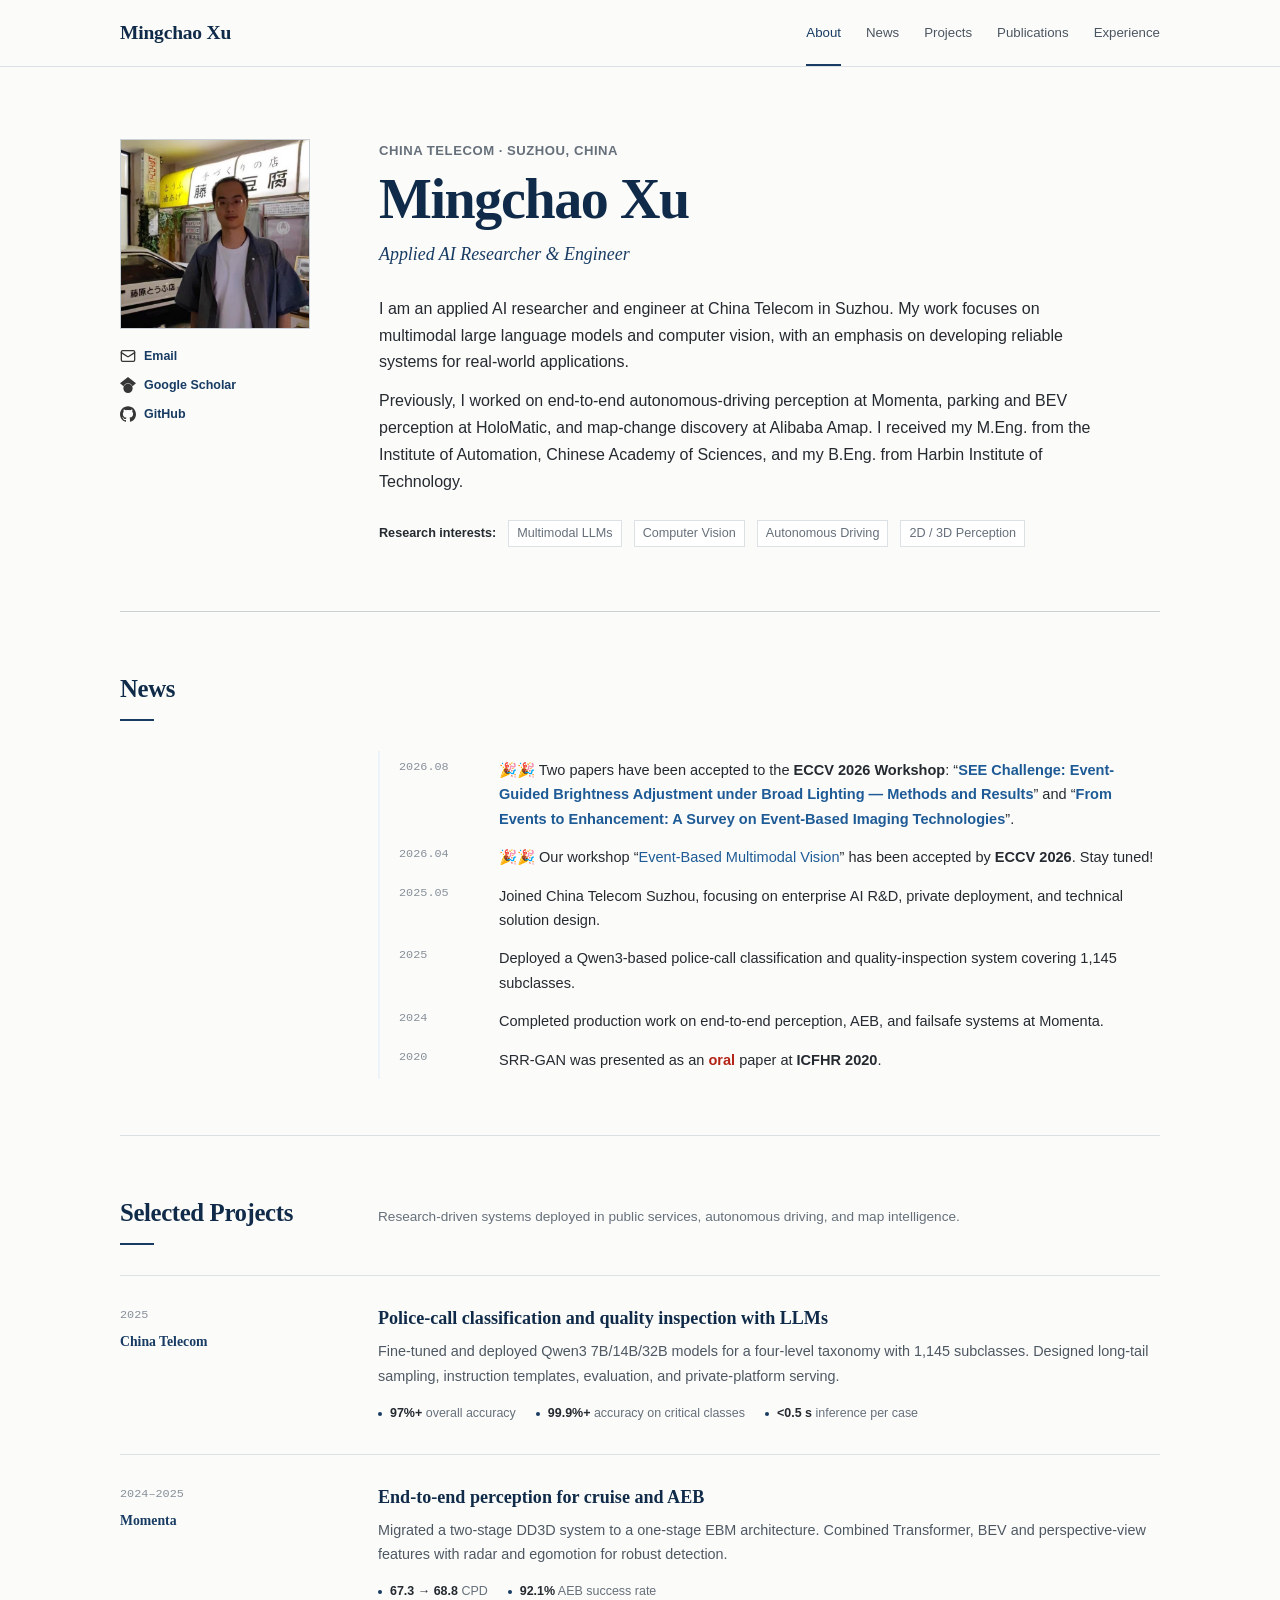
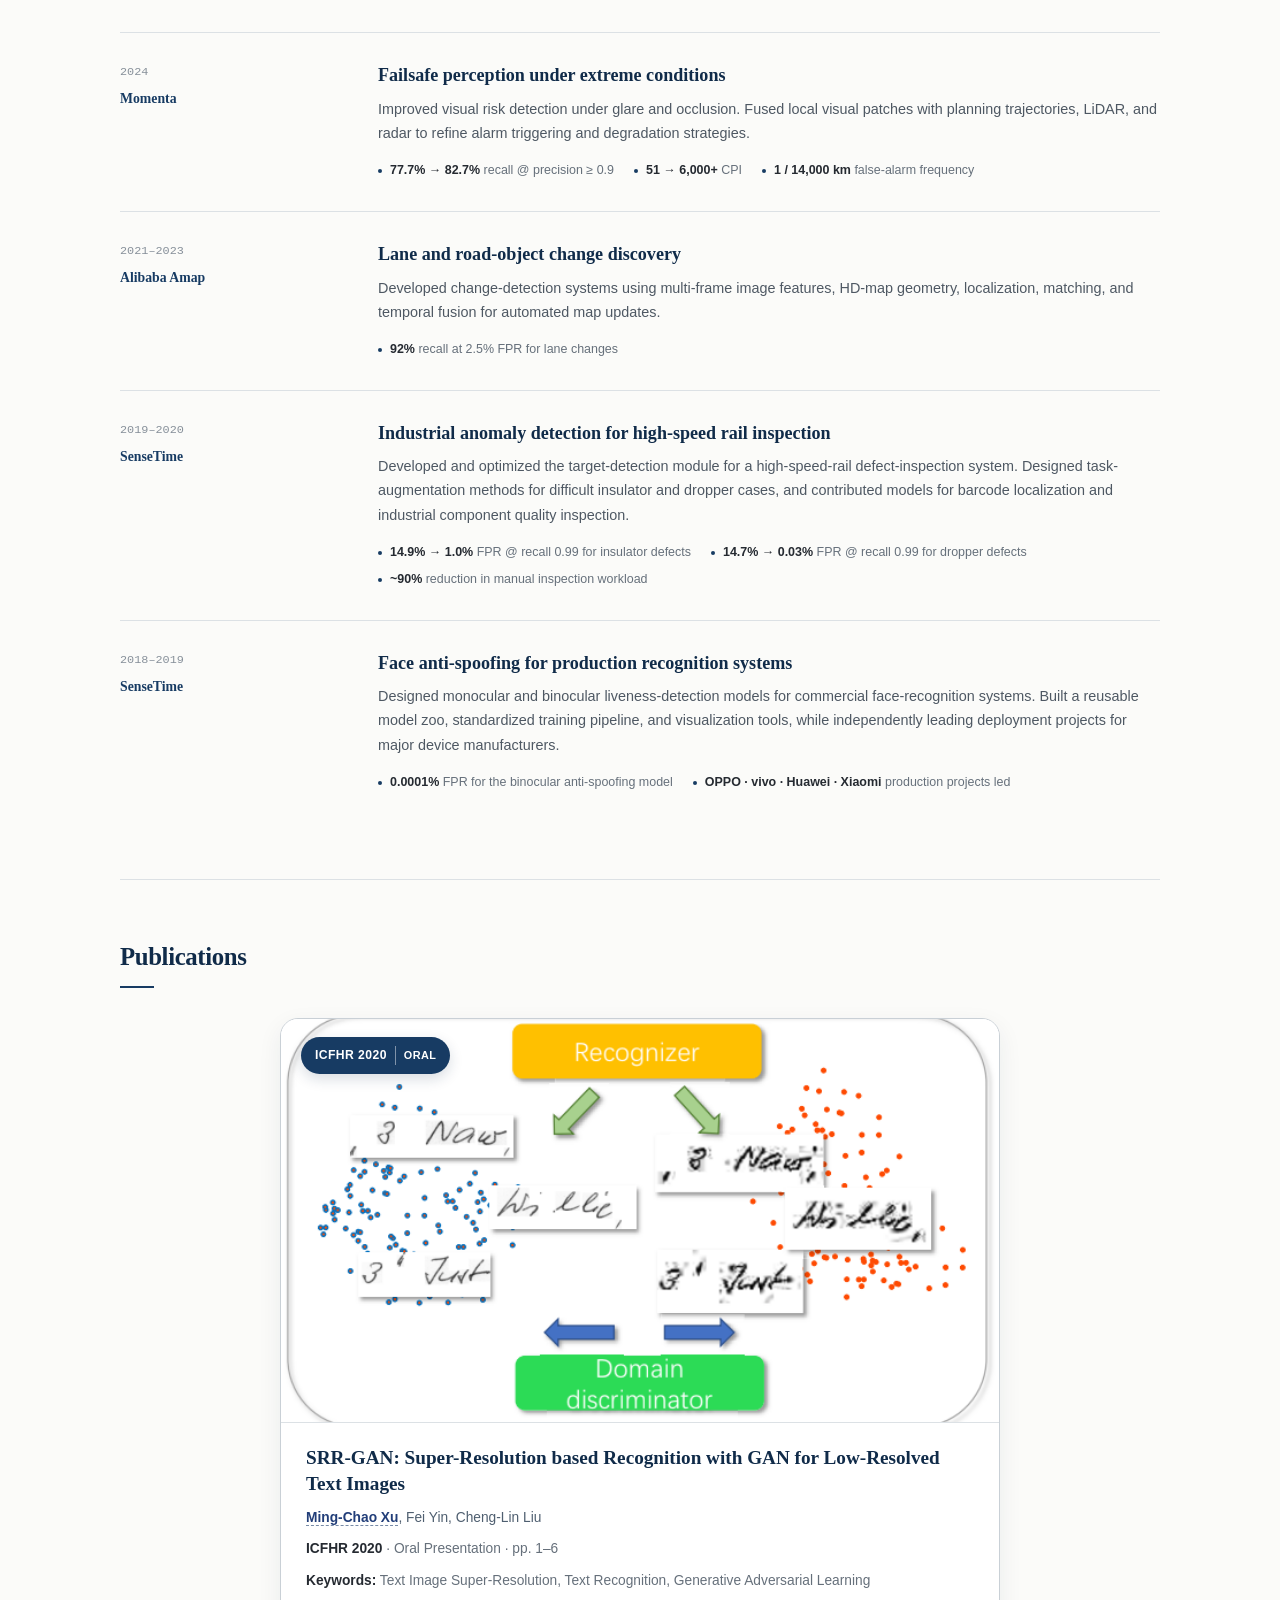
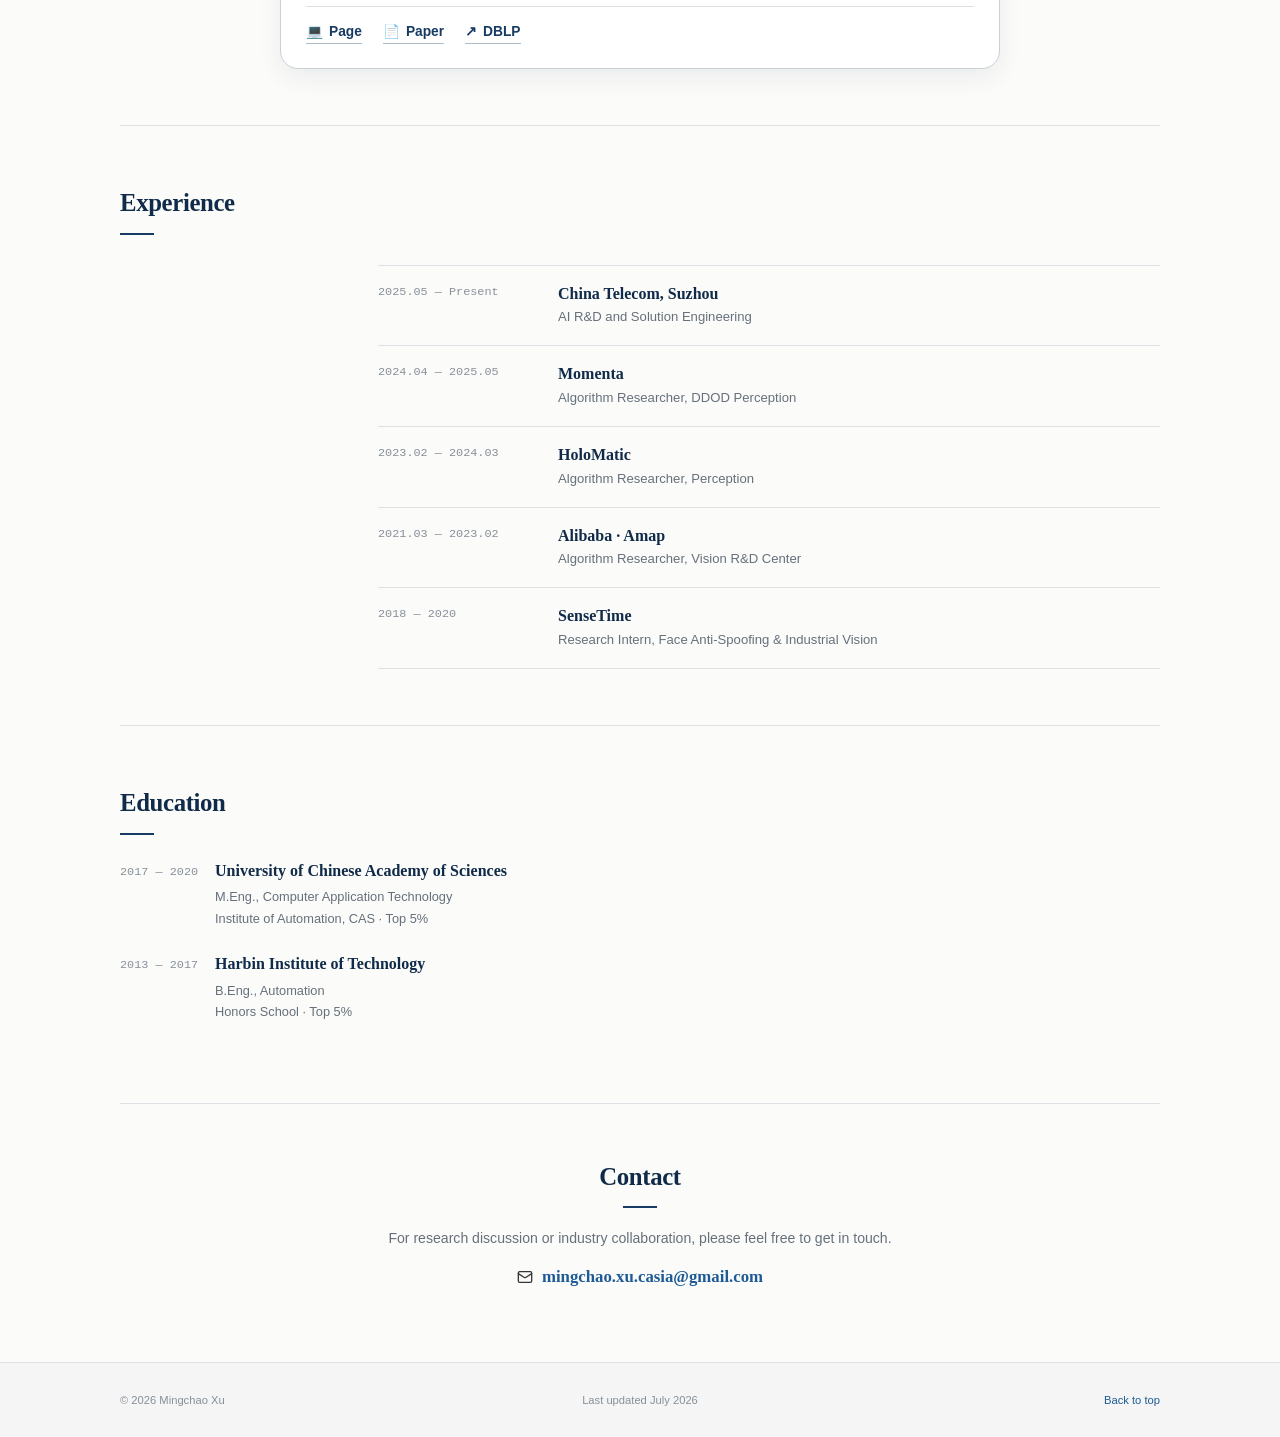
<file: index.html>
<!doctype html>
<html lang="en">
  <head>
    <meta charset="UTF-8" />
    <meta name="viewport" content="width=device-width, initial-scale=1.0" />
    <meta
      name="description"
      content="Mingchao Xu is an applied AI researcher and engineer working on multimodal language models, autonomous-driving perception, and computer vision."
    />
    <meta name="theme-color" content="#fbfbf9" />
    <meta property="og:type" content="website" />
    <meta property="og:url" content="https://mingchaoxu.github.io/" />
    <meta property="og:title" content="Mingchao Xu — Applied AI Researcher" />
    <meta
      property="og:description"
      content="Research and engineering in multimodal AI, autonomous-driving perception, and computer vision."
    />
    <meta property="og:image" content="https://mingchaoxu.github.io/assets/mingchao-xu.jpg" />
    <title>Mingchao Xu — Applied AI Researcher</title>
    <link rel="icon" href="./assets/mingchao-xu.jpg" />
    <link rel="stylesheet" href="./styles.css?v=20260724-news-emphasis" />
    <script src="./script.js" defer></script>
  </head>
  <body>
    <a class="skip-link" href="#main-content">Skip to content</a>

    <header class="site-header">
      <div class="header-inner">
        <a class="site-name" href="#about">Mingchao Xu</a>

        <button
          class="menu-button"
          type="button"
          aria-expanded="false"
          aria-controls="primary-nav"
        >
          <span class="sr-only">Menu</span>
          <span></span><span></span><span></span>
        </button>

        <nav id="primary-nav" class="primary-nav" aria-label="Primary navigation">
          <a href="#about">About</a>
          <a href="#news">News</a>
          <a href="#projects">Projects</a>
          <a href="#publications">Publications</a>
          <a href="#experience">Experience</a>
        </nav>
      </div>
    </header>

    <main id="main-content" class="page">
      <section id="about" class="profile-section">
        <div class="portrait-column">
          <img
            class="portrait"
            src="./assets/mingchao-xu.jpg"
            alt="Mingchao Xu"
            width="250"
            height="250"
          />
          <div class="profile-links" aria-label="Contact links">
            <a class="profile-link" href="mailto:mingchao.xu.casia@gmail.com" aria-label="Email Mingchao Xu">
              <img src="./assets/icons/mail.svg" alt="" aria-hidden="true" />
              <span>Email</span>
            </a>
            <a class="profile-link" href="https://scholar.google.com/citations?hl=zh-CN&amp;user=CR65p5YAAAAJ" target="_blank" rel="noreferrer" aria-label="Google Scholar profile">
              <img src="./assets/icons/google-scholar.svg" alt="" aria-hidden="true" />
              <span>Google Scholar</span>
            </a>
            <a class="profile-link" href="https://github.com/MingChaoXu" target="_blank" rel="noreferrer" aria-label="GitHub profile">
              <img src="./assets/icons/github.svg" alt="" aria-hidden="true" />
              <span>GitHub</span>
            </a>
          </div>
        </div>

        <div class="profile-content">
          <p class="affiliation">China Telecom · Suzhou, China</p>
          <h1>Mingchao Xu</h1>
          <p class="title-line">Applied AI Researcher &amp; Engineer</p>

          <div class="bio">
            <p>
              I am an applied AI researcher and engineer at China Telecom in Suzhou. My work focuses on multimodal large language models and computer vision, with an emphasis on developing reliable systems for real-world applications.
            </p>
            <p>
              Previously, I worked on end-to-end autonomous-driving perception at Momenta, parking and BEV perception at HoloMatic, and map-change discovery at Alibaba Amap. I received my M.Eng. from the Institute of Automation, Chinese Academy of Sciences, and my B.Eng. from Harbin Institute of Technology.
            </p>
          </div>

          <div class="research-interests">
            <strong>Research interests:</strong>
            <span>Multimodal LLMs</span>
            <span>Computer Vision</span>
            <span>Autonomous Driving</span>
            <span>2D / 3D Perception</span>
          </div>
        </div>
      </section>

      <section id="news" class="content-section">
        <header class="section-header">
          <h2>News</h2>
        </header>
        <div class="news-list">
          <article class="news-item">
            <time datetime="2026-08">2026.08</time>
            <p>🎉🎉 Two papers have been accepted to the <strong>ECCV 2026 Workshop</strong>: “<strong><a href="https://openreview.net/forum?id=ck7hdNOUFU" target="_blank" rel="noreferrer">SEE Challenge: Event-Guided Brightness Adjustment under Broad Lighting — Methods and Results</a></strong>” and “<strong><a href="https://openreview.net/forum?id=YVt3DnW2wQ" target="_blank" rel="noreferrer">From Events to Enhancement: A Survey on Event-Based Imaging Technologies</a></strong>”.</p>
          </article>
          <article class="news-item">
            <time datetime="2026-04">2026.04</time>
            <p>🎉🎉 Our workshop “<a href="https://eventbasemultimodalvision.github.io/" target="_blank" rel="noreferrer">Event-Based Multimodal Vision</a>” has been accepted by <strong>ECCV 2026</strong>. Stay tuned!</p>
          </article>
          <article class="news-item">
            <time datetime="2025-05">2025.05</time>
            <p>Joined China Telecom Suzhou, focusing on enterprise AI R&amp;D, private deployment, and technical solution design.</p>
          </article>
          <article class="news-item">
            <time datetime="2025">2025</time>
            <p>Deployed a Qwen3-based police-call classification and quality-inspection system covering 1,145 subclasses.</p>
          </article>
          <article class="news-item">
            <time datetime="2024">2024</time>
            <p>Completed production work on end-to-end perception, AEB, and failsafe systems at Momenta.</p>
          </article>
          <article class="news-item">
            <time datetime="2020">2020</time>
            <p>SRR-GAN was presented as an <strong class="news-accent">oral</strong> paper at <strong>ICFHR 2020</strong>.</p>
          </article>
        </div>
      </section>

      <section id="projects" class="content-section">
        <header class="section-header">
          <h2>Selected Projects</h2>
          <p>Research-driven systems deployed in public services, autonomous driving, and map intelligence.</p>
        </header>

        <div class="project-list">
          <article class="project-item">
            <div class="project-meta">
              <time>2025</time>
              <span>China Telecom</span>
            </div>
            <div class="project-body">
              <h3>Police-call classification and quality inspection with LLMs</h3>
              <p>
                Fine-tuned and deployed Qwen3 7B/14B/32B models for a four-level taxonomy with 1,145 subclasses. Designed long-tail sampling, instruction templates, evaluation, and private-platform serving.
              </p>
              <ul class="result-list">
                <li><strong>97%+</strong> overall accuracy</li>
                <li><strong>99.9%+</strong> accuracy on critical classes</li>
                <li><strong>&lt;0.5 s</strong> inference per case</li>
              </ul>
            </div>
          </article>

          <article class="project-item">
            <div class="project-meta">
              <time>2024–2025</time>
              <span>Momenta</span>
            </div>
            <div class="project-body">
              <h3>End-to-end perception for cruise and AEB</h3>
              <p>
                Migrated a two-stage DD3D system to a one-stage EBM architecture. Combined Transformer, BEV and perspective-view features with radar and egomotion for robust detection.
              </p>
              <ul class="result-list">
                <li><strong>67.3 → 68.8</strong> CPD</li>
                <li><strong>92.1%</strong> AEB success rate</li>
              </ul>
            </div>
          </article>

          <article class="project-item">
            <div class="project-meta">
              <time>2024</time>
              <span>Momenta</span>
            </div>
            <div class="project-body">
              <h3>Failsafe perception under extreme conditions</h3>
              <p>
                Improved visual risk detection under glare and occlusion. Fused local visual patches with planning trajectories, LiDAR, and radar to refine alarm triggering and degradation strategies.
              </p>
              <ul class="result-list">
                <li><strong>77.7% → 82.7%</strong> recall @ precision ≥ 0.9</li>
                <li><strong>51 → 6,000+</strong> CPI</li>
                <li><strong>1 / 14,000 km</strong> false-alarm frequency</li>
              </ul>
            </div>
          </article>

          <article class="project-item">
            <div class="project-meta">
              <time>2021–2023</time>
              <span>Alibaba Amap</span>
            </div>
            <div class="project-body">
              <h3>Lane and road-object change discovery</h3>
              <p>
                Developed change-detection systems using multi-frame image features, HD-map geometry, localization, matching, and temporal fusion for automated map updates.
              </p>
              <ul class="result-list">
                <li><strong>92%</strong> recall at 2.5% FPR for lane changes</li>
              </ul>
            </div>
          </article>

          <article class="project-item">
            <div class="project-meta">
              <time>2019–2020</time>
              <span>SenseTime</span>
            </div>
            <div class="project-body">
              <h3>Industrial anomaly detection for high-speed rail inspection</h3>
              <p>
                Developed and optimized the target-detection module for a high-speed-rail defect-inspection system. Designed task-augmentation methods for difficult insulator and dropper cases, and contributed models for barcode localization and industrial component quality inspection.
              </p>
              <ul class="result-list">
                <li><strong>14.9% → 1.0%</strong> FPR @ recall 0.99 for insulator defects</li>
                <li><strong>14.7% → 0.03%</strong> FPR @ recall 0.99 for dropper defects</li>
                <li><strong>~90%</strong> reduction in manual inspection workload</li>
              </ul>
            </div>
          </article>

          <article class="project-item">
            <div class="project-meta">
              <time>2018–2019</time>
              <span>SenseTime</span>
            </div>
            <div class="project-body">
              <h3>Face anti-spoofing for production recognition systems</h3>
              <p>
                Designed monocular and binocular liveness-detection models for commercial face-recognition systems. Built a reusable model zoo, standardized training pipeline, and visualization tools, while independently leading deployment projects for major device manufacturers.
              </p>
              <ul class="result-list">
                <li><strong>0.0001%</strong> FPR for the binocular anti-spoofing model</li>
                <li><strong>OPPO · vivo · Huawei · Xiaomi</strong> production projects led</li>
              </ul>
            </div>
          </article>
        </div>
      </section>

      <section id="publications" class="content-section">
        <header class="section-header">
          <h2>Publications</h2>
        </header>

        <article class="publication-card">
          <figure class="publication-preview">
            <div class="publication-badge">ICFHR 2020 <span>Oral</span></div>
            <img
              class="publication-figure"
              src="assets/srr-gan-domain-adaptation.png"
              alt="SRR-GAN domain-adversarial training diagram with a recognizer and domain discriminator"
              width="624"
              height="386"
              loading="lazy"
              decoding="async"
            >
          </figure>

          <div class="publication-card-body">
            <h3>SRR-GAN: Super-Resolution based Recognition with GAN for Low-Resolved Text Images</h3>
            <p class="authors">
              <a href="https://scholar.google.com/citations?hl=zh-CN&amp;user=CR65p5YAAAAJ" target="_blank" rel="noreferrer"><strong>Ming-Chao Xu</strong></a>, Fei Yin, Cheng-Lin Liu
            </p>
            <p class="publication-venue"><strong>ICFHR 2020</strong> · Oral Presentation · pp. 1–6</p>
            <p class="publication-keywords"><strong>Keywords:</strong> Text Image Super-Resolution, Text Recognition, Generative Adversarial Learning</p>
            <div class="paper-links" aria-label="Publication resources">
              <a href="https://doi.org/10.1109/ICFHR2020.2020.00012" target="_blank" rel="noreferrer"><span aria-hidden="true">💻</span> Page</a>
              <a href="https://ieeexplore.ieee.org/stamp/stamp.jsp?tp=&amp;arnumber=9257746" target="_blank" rel="noreferrer"><span aria-hidden="true">📄</span> Paper</a>
              <a href="https://dblp.org/rec/conf/icfhr/XuYL20" target="_blank" rel="noreferrer"><span aria-hidden="true">↗</span> DBLP</a>
            </div>
          </div>
        </article>
      </section>

      <section id="experience" class="content-section">
        <header class="section-header">
          <h2>Experience</h2>
        </header>

        <div class="experience-list">
          <article class="experience-item">
            <time>2025.05 — Present</time>
            <div>
              <h3>China Telecom, Suzhou</h3>
              <p>AI R&amp;D and Solution Engineering</p>
            </div>
          </article>
          <article class="experience-item">
            <time>2024.04 — 2025.05</time>
            <div><h3>Momenta</h3><p>Algorithm Researcher, DDOD Perception</p></div>
          </article>
          <article class="experience-item">
            <time>2023.02 — 2024.03</time>
            <div><h3>HoloMatic</h3><p>Algorithm Researcher, Perception</p></div>
          </article>
          <article class="experience-item">
            <time>2021.03 — 2023.02</time>
            <div><h3>Alibaba · Amap</h3><p>Algorithm Researcher, Vision R&amp;D Center</p></div>
          </article>
          <article class="experience-item">
            <time>2018 — 2020</time>
            <div><h3>SenseTime</h3><p>Research Intern, Face Anti-Spoofing &amp; Industrial Vision</p></div>
          </article>
        </div>
      </section>

      <section class="content-section education-section">
        <header class="section-header compact"><h2>Education</h2></header>
        <div class="education-list">
          <article class="education-item">
            <time>2017 — 2020</time>
            <h3>University of Chinese Academy of Sciences</h3>
            <p>M.Eng., Computer Application Technology<br />Institute of Automation, CAS · Top 5%</p>
          </article>
          <article class="education-item">
            <time>2013 — 2017</time>
            <h3>Harbin Institute of Technology</h3>
            <p>B.Eng., Automation<br />Honors School · Top 5%</p>
          </article>
        </div>
      </section>

      <section id="contact" class="contact-section">
        <h2>Contact</h2>
        <p>For research discussion or industry collaboration, please feel free to get in touch.</p>
        <a class="contact-email" href="mailto:mingchao.xu.casia@gmail.com">
          <img src="./assets/icons/mail.svg" alt="" aria-hidden="true" />
          <span>mingchao.xu.casia@gmail.com</span>
        </a>
      </section>
    </main>

    <footer class="site-footer">
      <div class="footer-inner">
        <span>© <span id="current-year"></span> Mingchao Xu</span>
        <span>Last updated July 2026</span>
        <a href="#about">Back to top</a>
      </div>
    </footer>
  </body>
</html>
</file>
<file: styles.css>
:root {
  --background: #fbfbf9;
  --surface: #ffffff;
  --text: #252a31;
  --muted: #66707b;
  --light-muted: #87909a;
  --navy: #173b63;
  --navy-dark: #102b49;
  --link: #1e5b96;
  --line: #dce1e5;
  --line-dark: #c9d0d6;
  --soft-blue: #edf3f8;
  --max-width: 1040px;
}

* {
  box-sizing: border-box;
}

html {
  scroll-behavior: smooth;
  scroll-padding-top: 82px;
}

body {
  margin: 0;
  color: var(--text);
  background: var(--background);
  font-family: -apple-system, BlinkMacSystemFont, "Segoe UI", "Helvetica Neue", Arial, "PingFang SC", "Microsoft YaHei", sans-serif;
  font-size: 16px;
  line-height: 1.68;
  -webkit-font-smoothing: antialiased;
}

a {
  color: var(--link);
  text-decoration: none;
}

a:hover {
  text-decoration: underline;
  text-underline-offset: 3px;
}

button {
  font: inherit;
}

:focus-visible {
  outline: 2px solid var(--link);
  outline-offset: 3px;
}

::selection {
  color: #fff;
  background: var(--navy);
}

.sr-only {
  position: absolute;
  width: 1px;
  height: 1px;
  padding: 0;
  margin: -1px;
  overflow: hidden;
  clip: rect(0, 0, 0, 0);
  white-space: nowrap;
  border: 0;
}

.skip-link {
  position: fixed;
  top: 8px;
  left: 8px;
  z-index: 100;
  padding: 8px 12px;
  color: #fff;
  background: var(--navy);
  transform: translateY(-150%);
}

.skip-link:focus {
  transform: translateY(0);
}

.site-header {
  position: sticky;
  top: 0;
  z-index: 30;
  border-bottom: 1px solid var(--line);
  background: rgba(251, 251, 249, 0.96);
  backdrop-filter: blur(10px);
}

.header-inner {
  display: grid;
  grid-template-columns: 1fr auto;
  gap: 34px;
  align-items: center;
  width: min(var(--max-width), calc(100% - 40px));
  min-height: 66px;
  margin: 0 auto;
}

.site-name {
  color: var(--navy-dark);
  font-family: Georgia, "Times New Roman", "Songti SC", serif;
  font-size: 1.22rem;
  font-weight: 700;
  letter-spacing: -0.01em;
}

.site-name:hover {
  text-decoration: none;
}

.primary-nav {
  display: flex;
  gap: 25px;
  align-items: center;
}

.primary-nav a {
  position: relative;
  color: #4c5662;
  font-size: 0.83rem;
  font-weight: 500;
}

.primary-nav a:hover,
.primary-nav a.is-active {
  color: var(--navy);
  text-decoration: none;
}

.primary-nav a.is-active::after {
  position: absolute;
  right: 0;
  bottom: -22px;
  left: 0;
  height: 2px;
  content: "";
  background: var(--navy);
}

.menu-button {
  display: none;
}

.page {
  width: min(var(--max-width), calc(100% - 40px));
  margin: 0 auto;
}

.profile-section {
  display: grid;
  grid-template-columns: 205px minmax(0, 1fr);
  gap: 54px;
  padding: 72px 0 64px;
  border-bottom: 1px solid var(--line-dark);
}

.portrait {
  display: block;
  width: 190px;
  height: 190px;
  object-fit: cover;
  border: 1px solid var(--line-dark);
  background: #eee;
}

.profile-links {
  display: grid;
  gap: 8px;
  margin-top: 17px;
}

.profile-link {
  display: inline-flex;
  gap: 8px;
  align-items: center;
  width: fit-content;
  color: var(--navy);
}

.profile-link img,
.contact-email img {
  width: 16px;
  height: 16px;
  opacity: 0.78;
}

.profile-link:hover img,
.contact-email:hover img {
  opacity: 1;
}

.profile-link {
  font-size: 0.78rem;
  font-weight: 600;
}

.affiliation {
  margin: 1px 0 7px;
  color: var(--muted);
  font-size: 0.82rem;
  font-weight: 600;
  letter-spacing: 0.04em;
  text-transform: uppercase;
}

.profile-content h1 {
  margin: 0;
  color: var(--navy-dark);
  font-family: Georgia, "Times New Roman", "Songti SC", serif;
  font-size: clamp(2.35rem, 5vw, 3.5rem);
  font-weight: 700;
  letter-spacing: -0.025em;
  line-height: 1.1;
}

.title-line {
  margin: 8px 0 27px;
  color: var(--navy);
  font-family: Georgia, "Times New Roman", "Songti SC", serif;
  font-size: 1.12rem;
  font-style: italic;
}

.bio {
  max-width: 720px;
}

.bio p {
  margin: 0 0 12px;
}

.research-interests {
  display: flex;
  flex-wrap: wrap;
  gap: 7px 12px;
  align-items: baseline;
  margin-top: 24px;
  color: var(--muted);
  font-size: 0.79rem;
}

.research-interests strong {
  color: var(--text);
}

.research-interests > span:not(.lang) {
  padding: 2px 8px;
  border: 1px solid var(--line);
  background: var(--surface);
}

.content-section {
  padding: 56px 0;
  border-bottom: 1px solid var(--line);
}

.section-header {
  display: grid;
  grid-template-columns: 220px minmax(0, 1fr);
  gap: 38px;
  align-items: baseline;
  margin-bottom: 30px;
}

.section-header h2,
.contact-section h2 {
  margin: 0;
  color: var(--navy-dark);
  font-family: Georgia, "Times New Roman", "Songti SC", serif;
  font-size: 1.55rem;
  font-weight: 700;
  letter-spacing: -0.015em;
}

.section-header h2::after,
.contact-section h2::after {
  display: block;
  width: 34px;
  height: 2px;
  margin-top: 9px;
  content: "";
  background: var(--navy);
}

.section-header > p {
  max-width: 620px;
  margin: 0;
  color: var(--muted);
  font-size: 0.85rem;
}

.news-list {
  margin-left: 258px;
  border-left: 2px solid var(--soft-blue);
}

.news-item {
  display: grid;
  grid-template-columns: 82px 1fr;
  gap: 18px;
  padding: 7px 0 7px 19px;
}

.news-item time,
.project-meta time,
.experience-item time,
.education-item time {
  color: var(--light-muted);
  font-family: "SFMono-Regular", Consolas, "Liberation Mono", monospace;
  font-size: 0.74rem;
}

.news-item p {
  margin: 0;
  font-size: 0.91rem;
}

.news-accent {
  color: #b42318;
  font-weight: 800;
}

.project-list {
  border-top: 1px solid var(--line);
}

.project-item {
  display: grid;
  grid-template-columns: 220px minmax(0, 1fr);
  gap: 38px;
  padding: 30px 0;
  border-bottom: 1px solid var(--line);
}

.project-item:last-child {
  border-bottom: 0;
}

.project-meta {
  display: flex;
  flex-direction: column;
  gap: 4px;
}

.project-meta span {
  color: var(--navy);
  font-family: Georgia, "Times New Roman", serif;
  font-size: 0.86rem;
  font-weight: 700;
}

.project-body h3,
.publication-card-body h3,
.experience-item h3,
.education-item h3 {
  margin: 0;
  color: var(--navy-dark);
  font-family: Georgia, "Times New Roman", "Songti SC", serif;
  font-size: 1.13rem;
  font-weight: 700;
  line-height: 1.35;
}

.project-body > p {
  margin: 9px 0 0;
  color: #4e5863;
  font-size: 0.9rem;
}

.result-list {
  display: flex;
  flex-wrap: wrap;
  gap: 6px 20px;
  margin: 15px 0 0;
  padding: 0;
  list-style: none;
}

.result-list li {
  position: relative;
  padding-left: 12px;
  color: var(--muted);
  font-size: 0.78rem;
}

.result-list li::before {
  position: absolute;
  top: 0.72em;
  left: 0;
  width: 4px;
  height: 4px;
  border-radius: 50%;
  content: "";
  background: var(--navy);
}

.result-list strong {
  color: var(--text);
}

.publication-card {
  width: min(100%, 720px);
  margin-inline: auto;
  overflow: hidden;
  border: 1px solid var(--line-dark);
  border-radius: 18px;
  background: var(--surface);
  box-shadow: 0 8px 24px rgba(16, 43, 73, 0.07);
  transition: box-shadow 160ms ease, transform 160ms ease;
}

.publication-card:hover {
  box-shadow: 0 13px 30px rgba(16, 43, 73, 0.11);
  transform: translateY(-2px);
}

.publication-preview {
  position: relative;
  aspect-ratio: 16 / 9;
  margin: 0;
  overflow: hidden;
  border-bottom: 1px solid var(--line);
  background: #fff;
}

.publication-badge {
  position: absolute;
  top: 18px;
  left: 20px;
  display: inline-flex;
  gap: 8px;
  align-items: center;
  padding: 8px 14px;
  border-radius: 999px;
  color: #fff;
  background: var(--navy);
  box-shadow: 0 5px 14px rgba(16, 43, 73, 0.16);
  font-size: 0.76rem;
  font-weight: 800;
  letter-spacing: 0.035em;
}

.publication-badge span {
  padding-left: 8px;
  border-left: 1px solid rgba(255, 255, 255, 0.45);
  font-size: 0.68rem;
  text-transform: uppercase;
}

.publication-figure {
  display: block;
  width: 100%;
  height: 100%;
  margin: 0;
  border: 0;
  background: #fff;
  object-fit: cover;
  object-position: center;
}

.publication-card-body {
  padding: 22px 25px 24px;
}

.publication-card-body h3 {
  font-size: 1.2rem;
  line-height: 1.35;
}

.authors,
.publication-venue,
.publication-keywords {
  margin: 10px 0 0;
  font-size: 0.86rem;
  line-height: 1.55;
}

.authors {
  color: #4f5f70;
}

.authors a {
  color: #223e79;
  border-bottom: 1px dashed #788ba7;
}

.authors a:hover {
  text-decoration: none;
  border-bottom-style: solid;
}

.publication-venue,
.publication-keywords {
  color: var(--muted);
}

.publication-venue strong,
.publication-keywords strong {
  color: var(--text);
}

.paper-links {
  display: flex;
  flex-wrap: wrap;
  gap: 13px 21px;
  margin-top: 15px;
  padding-top: 13px;
  border-top: 1px solid var(--line);
}

.paper-links a {
  display: inline-flex;
  gap: 6px;
  align-items: center;
  color: var(--navy);
  border-bottom: 1px solid #aebdca;
  font-size: 0.86rem;
  font-weight: 700;
}

.paper-links a:hover {
  border-bottom-color: var(--navy);
  text-decoration: none;
}

.experience-list {
  margin-left: 258px;
  border-top: 1px solid var(--line);
}

.experience-item {
  display: grid;
  grid-template-columns: 156px 1fr;
  gap: 24px;
  padding: 17px 0;
  border-bottom: 1px solid var(--line);
}

.experience-item h3 {
  font-size: 1rem;
}

.experience-item p {
  margin: 2px 0 0;
  color: var(--muted);
  font-size: 0.82rem;
}

.section-header.compact {
  display: block;
  margin-bottom: 25px;
}

.education-list {
  max-width: 680px;
}

.education-item {
  position: relative;
  margin-bottom: 24px;
  padding-left: 95px;
}

.education-item time {
  position: absolute;
  top: 3px;
  left: 0;
}

.education-item h3 {
  font-size: 1rem;
}

.education-item p {
  margin: 5px 0 0;
  color: var(--muted);
  font-size: 0.8rem;
}

.contact-section {
  padding: 52px 0 68px;
  text-align: center;
}

.contact-section h2::after {
  margin-right: auto;
  margin-left: auto;
}

.contact-section p {
  max-width: 560px;
  margin: 19px auto 12px;
  color: var(--muted);
  font-size: 0.88rem;
}

.contact-email {
  display: inline-flex;
  gap: 9px;
  align-items: center;
  font-family: Georgia, "Times New Roman", serif;
  font-size: 1.05rem;
  font-weight: 700;
}

.site-footer {
  border-top: 1px solid var(--line);
  background: #f4f5f4;
}

.footer-inner {
  display: grid;
  grid-template-columns: 1fr auto 1fr;
  gap: 20px;
  align-items: center;
  width: min(var(--max-width), calc(100% - 40px));
  min-height: 74px;
  margin: 0 auto;
  color: var(--light-muted);
  font-size: 0.7rem;
}

.footer-inner a {
  justify-self: end;
}

@media (max-width: 820px) {
  .header-inner {
    grid-template-columns: 1fr auto;
    gap: 14px;
  }

  .menu-button {
    display: grid;
    width: 36px;
    height: 34px;
    padding: 7px;
    border: 1px solid var(--line-dark);
    background: var(--surface);
    cursor: pointer;
  }

  .menu-button span:not(.sr-only) {
    display: block;
    width: 100%;
    height: 1px;
    margin: auto;
    background: var(--navy);
  }

  .primary-nav {
    position: absolute;
    top: 66px;
    right: 0;
    left: 0;
    display: none;
    padding: 10px 20px 18px;
    border-bottom: 1px solid var(--line-dark);
    background: var(--background);
  }

  .primary-nav.is-open {
    display: grid;
  }

  .primary-nav a {
    padding: 8px 0;
    border-bottom: 1px solid var(--line);
  }

  .primary-nav a.is-active::after {
    display: none;
  }

  .profile-section {
    grid-template-columns: 170px minmax(0, 1fr);
    gap: 35px;
  }

  .portrait {
    width: 165px;
    height: 165px;
  }

  .section-header {
    grid-template-columns: 165px minmax(0, 1fr);
    gap: 30px;
  }

  .news-list,
  .experience-list {
    margin-left: 195px;
  }

  .project-item {
    grid-template-columns: 165px minmax(0, 1fr);
    gap: 30px;
  }

}

@media (max-width: 640px) {
  html {
    scroll-padding-top: 68px;
  }

  .header-inner,
  .page,
  .footer-inner {
    width: min(100% - 28px, var(--max-width));
  }

  .site-name {
    font-size: 1.05rem;
  }

  .profile-section {
    grid-template-columns: 1fr;
    gap: 25px;
    padding: 42px 0 46px;
  }

  .portrait-column {
    display: grid;
    grid-template-columns: 118px 1fr;
    gap: 18px;
    align-items: end;
  }

  .portrait {
    width: 118px;
    height: 118px;
  }

  .profile-links {
    display: grid;
    gap: 4px;
    margin: 0;
  }

  .profile-content h1 {
    font-size: 2.45rem;
  }

  .content-section {
    padding: 43px 0;
  }

  .section-header {
    display: block;
    margin-bottom: 25px;
  }

  .section-header > p {
    margin-top: 18px;
  }

  .news-list,
  .experience-list {
    margin-left: 0;
  }

  .news-item {
    grid-template-columns: 68px 1fr;
    gap: 10px;
    padding-left: 14px;
  }

  .project-item {
    grid-template-columns: 1fr;
    gap: 17px;
  }

  .project-meta {
    flex-direction: row;
    justify-content: space-between;
  }

  .result-list {
    display: grid;
    gap: 4px;
  }

  .publication-card-body {
    padding: 21px 19px 23px;
  }

  .publication-card-body h3 {
    font-size: 1.16rem;
  }

  .paper-links {
    gap: 11px 17px;
  }

  .experience-item {
    grid-template-columns: 1fr;
    gap: 5px;
  }

  .footer-inner {
    grid-template-columns: 1fr auto;
  }

  .footer-inner > span:nth-child(2) {
    display: none;
  }
}

@media (prefers-reduced-motion: reduce) {
  html {
    scroll-behavior: auto;
  }
}
</file>
